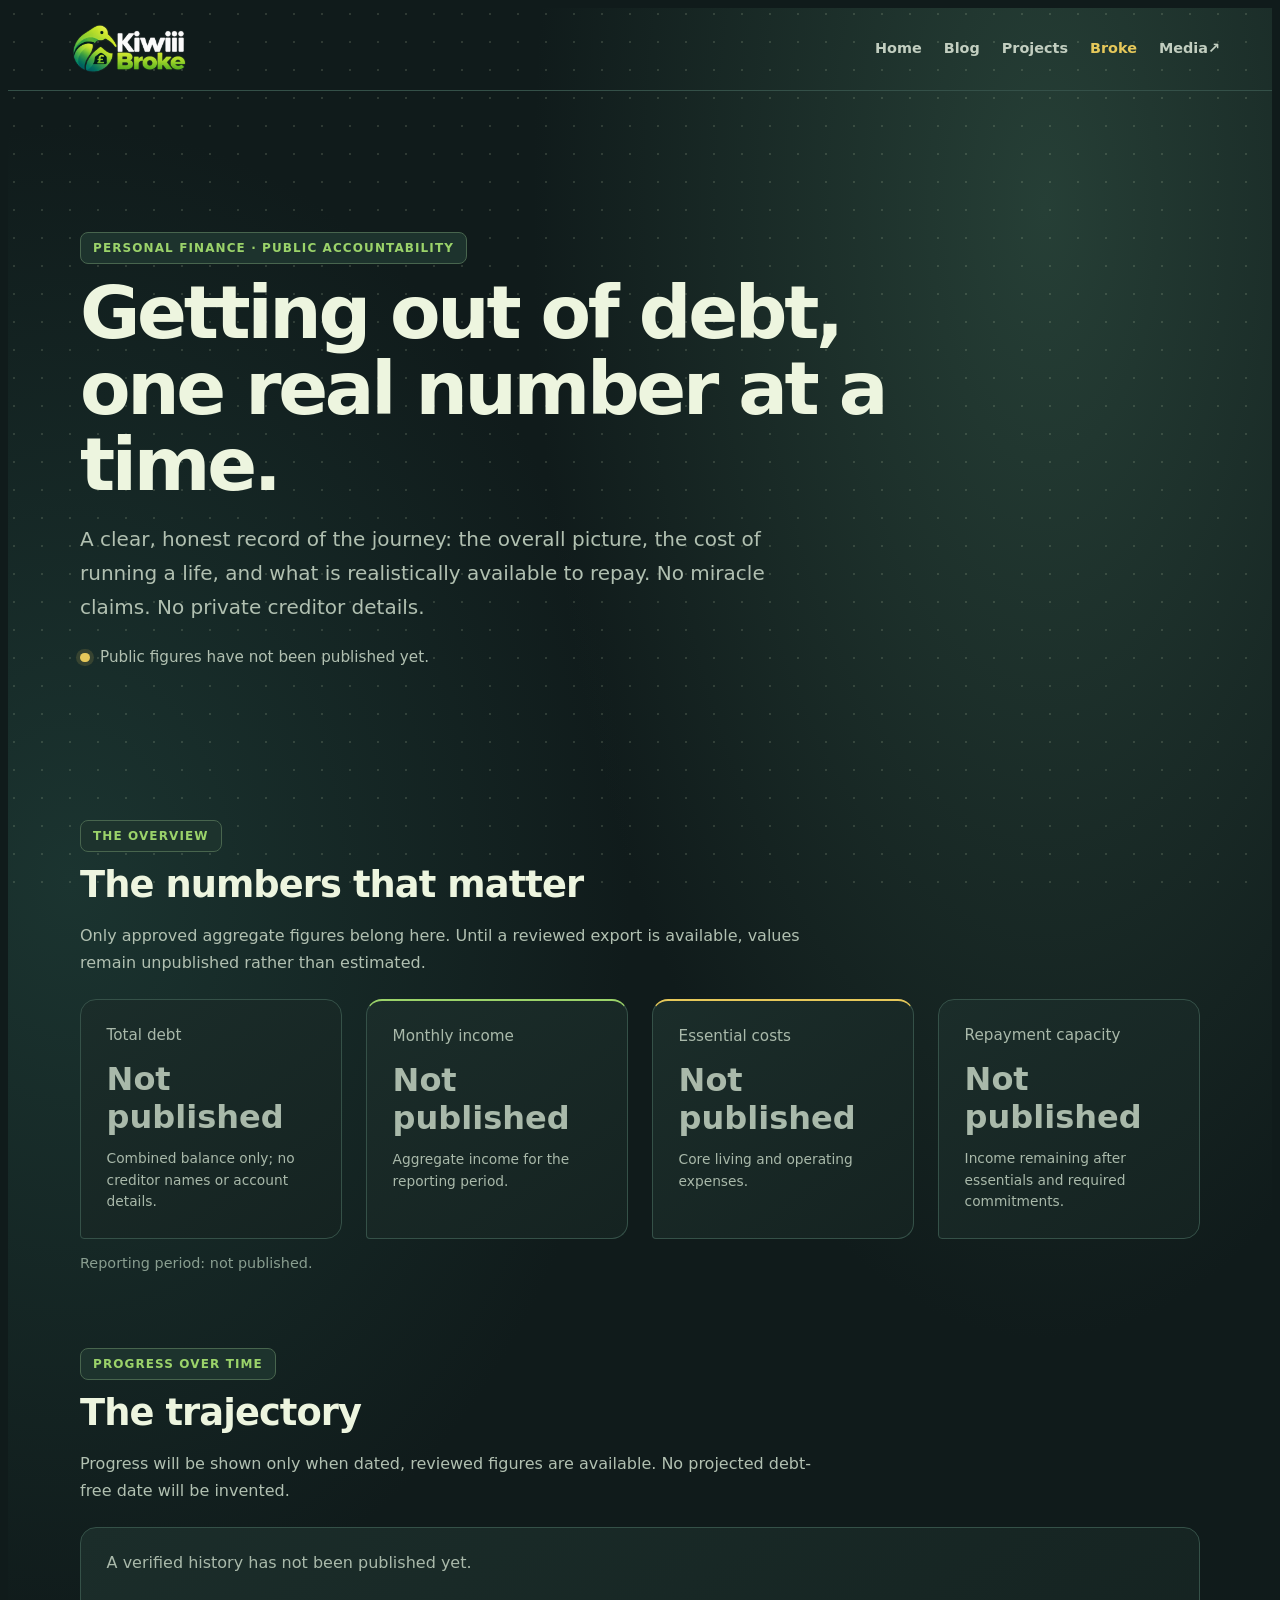
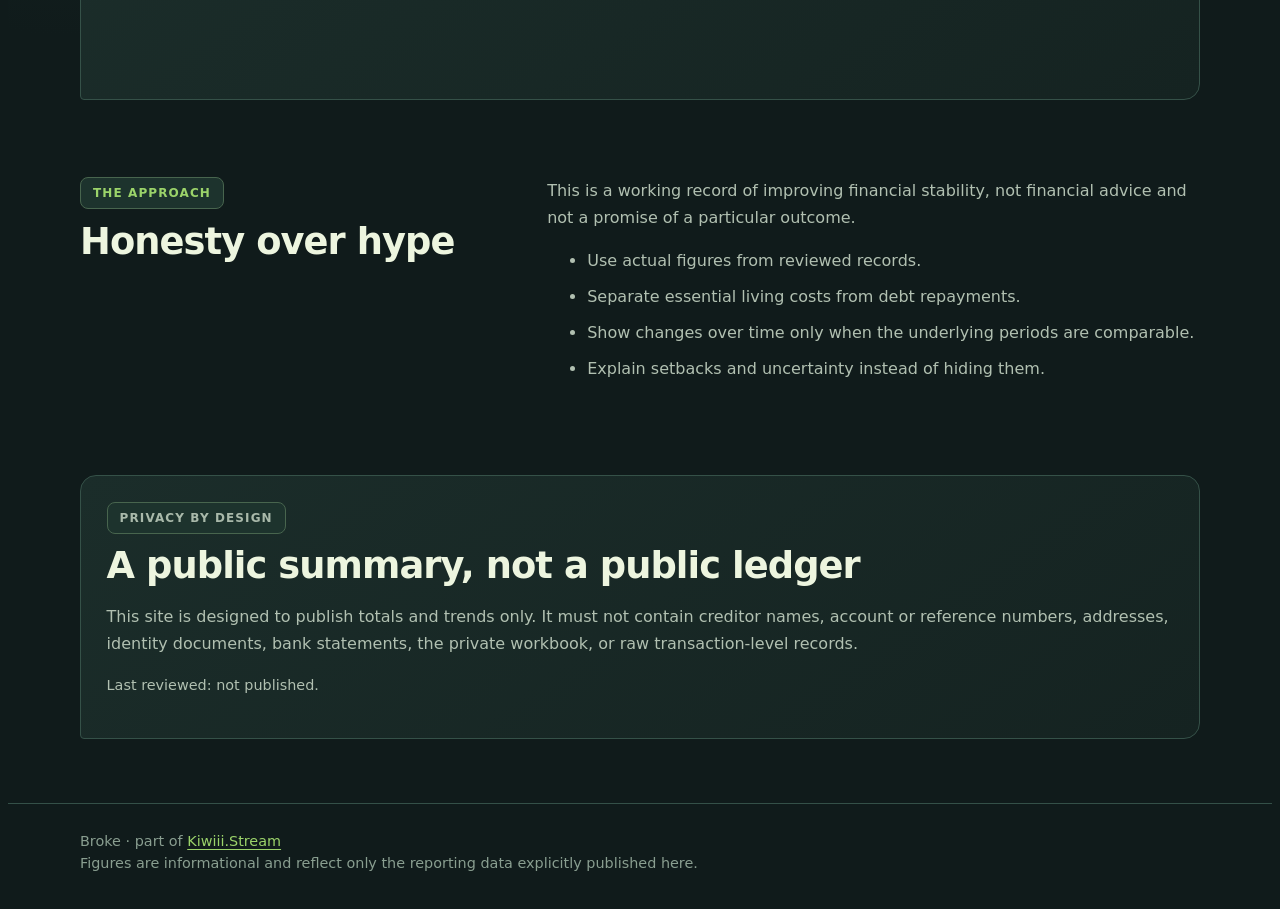
<file: broke/index.html>
<!doctype html>
<html lang="en-GB">
<head>
  <meta charset="utf-8">
  <meta name="viewport" content="width=device-width, initial-scale=1">
  <meta name="color-scheme" content="dark">
  <meta name="description" content="A transparent, privacy-conscious record of a debt-free journey, built around real figures and steady progress.">
  <title>Kiwiii.Broke — Kiwiii.Stream</title>
  <link rel="icon" type="image/png" href="/assets/Kiwiii%20Broke%20Neon%20Bird%20Logo.png">
  <link rel="stylesheet" href="https://kiwiii.stream/brand.css">
  <link rel="stylesheet" href="./style.css">
  <link rel="stylesheet" href="/site-theme.css?v=20261026-3">
  <link rel="stylesheet" href="/site-header.css?v=20261026-3">
  <script src="./app.js" defer></script>
</head>
<body>
  <a class="skip-link" href="#main">Skip to content</a>
  <header class="site-header">
    <div class="site-header-inner">
      <a class="site-brand" href="/" aria-label="Kiwiii.Stream home">
        <img class="site-brand-logo" src="/assets/Kiwiii%20Broke%20Neon%20Bird%20Logo.png" alt="Kiwiii.Broke" width="190" height="66">
        
      </a>
      <nav class="site-nav" aria-label="Main navigation">
        <a href="/">Home</a>
        <a href="/blog/">Blog</a>
        <a href="/Projects/">Projects</a>
        <a href="/broke/" aria-current="page">Broke</a>
        <a href="https://jellyfin.kiwiii.stream/">Media <span aria-hidden="true">↗</span></a>
      </nav>
    </div>
  </header>

  <main id="main" class="page-shell">
    <section class="hero broke-hero">
      <p class="eyebrow">Personal finance · public accountability</p>
      <h1>Getting out of debt, one real number at a time.</h1>
      <p class="hero-copy">A clear, honest record of the journey: the overall picture, the cost of running a life, and what is realistically available to repay. No miracle claims. No private creditor details.</p>
      <div class="status-line"><span class="status-dot" aria-hidden="true"></span><span id="data-status" role="status">Public figures have not been published yet.</span></div>
    </section>

    <section id="dashboard" class="section-block" aria-labelledby="overview-title">
      <div class="section-heading">
        <p class="eyebrow">The overview</p>
        <h2 id="overview-title">The numbers that matter</h2>
        <p>Only approved aggregate figures belong here. Until a reviewed export is available, values remain unpublished rather than estimated.</p>
      </div>
      <div class="metric-grid" aria-live="polite">
        <article class="panel metric-card">
          <p class="metric-label">Total debt</p>
          <p class="metric-value" id="total-debt">Not published</p>
          <p class="metric-note">Combined balance only; no creditor names or account details.</p>
        </article>
        <article class="panel metric-card">
          <p class="metric-label">Monthly income</p>
          <p class="metric-value" id="monthly-income">Not published</p>
          <p class="metric-note">Aggregate income for the reporting period.</p>
        </article>
        <article class="panel metric-card">
          <p class="metric-label">Essential costs</p>
          <p class="metric-value" id="essential-costs">Not published</p>
          <p class="metric-note">Core living and operating expenses.</p>
        </article>
        <article class="panel metric-card">
          <p class="metric-label">Repayment capacity</p>
          <p class="metric-value" id="repayment-capacity">Not published</p>
          <p class="metric-note">Income remaining after essentials and required commitments.</p>
        </article>
      </div>
      <p class="data-footnote" id="reporting-period">Reporting period: not published.</p>
    </section>

    <section class="section-block" aria-labelledby="trajectory-title">
      <div class="section-heading">
        <p class="eyebrow">Progress over time</p>
        <h2 id="trajectory-title">The trajectory</h2>
        <p>Progress will be shown only when dated, reviewed figures are available. No projected debt-free date will be invented.</p>
      </div>
      <div class="panel trajectory-panel" id="trajectory-panel">
        <p class="empty-state" id="trajectory-empty">A verified history has not been published yet.</p>
        <ol class="trajectory-list" id="trajectory-list" hidden></ol>
      </div>
    </section>

    <section class="section-block story-grid" aria-labelledby="approach-title">
      <div>
        <p class="eyebrow">The approach</p>
        <h2 id="approach-title">Honesty over hype</h2>
      </div>
      <div class="story-copy">
        <p>This is a working record of improving financial stability, not financial advice and not a promise of a particular outcome.</p>
        <ul>
          <li>Use actual figures from reviewed records.</li>
          <li>Separate essential living costs from debt repayments.</li>
          <li>Show changes over time only when the underlying periods are comparable.</li>
          <li>Explain setbacks and uncertainty instead of hiding them.</li>
        </ul>
      </div>
    </section>

    <section class="section-block privacy-panel panel" aria-labelledby="privacy-title">
      <p class="eyebrow">Privacy by design</p>
      <h2 id="privacy-title">A public summary, not a public ledger</h2>
      <p>This site is designed to publish totals and trends only. It must not contain creditor names, account or reference numbers, addresses, identity documents, bank statements, the private workbook, or raw transaction-level records.</p>
      <p class="last-updated" id="last-updated">Last reviewed: not published.</p>
    </section>
  </main>

  <footer class="site-footer">
    <p>Broke · part of <a href="https://kiwiii.stream/">Kiwiii.Stream</a></p>
    <p>Figures are informational and reflect only the reporting data explicitly published here.</p>
  </footer>
</body>
</html>
</file>
<file: broke/style.css>
/* Broke-specific presentation. Shared site tokens and global rules live in https://kiwiii.stream/brand.css */
:root {
  --broke-gap: clamp(1rem, 2.4vw, 1.5rem);
}
.page-shell {
  width: min(100% - 2rem, 1120px);
  margin-inline: auto;
  padding-block: clamp(2rem, 5vw, 4.5rem);
}
.skip-link { position: absolute; left: -9999px; top: 1rem; z-index: 10; padding: .75rem 1rem; background: var(--ks-surface, #172626); }
.skip-link:focus { left: 1rem; }
.broke-hero { padding-block: clamp(2rem, 6vw, 5rem); max-width: 850px; }
.eyebrow { color: var(--ks-leaf, #9bd36a); text-transform: uppercase; letter-spacing: .12em; font-size: .78rem; font-weight: 750; margin: 0 0 .65rem; }
.broke-hero h1 { max-width: 820px; font-size: clamp(2.25rem, 6vw, 4.6rem); line-height: 1.03; letter-spacing: -.045em; margin: 0 0 1.25rem; }
.hero-copy { max-width: 720px; color: var(--ks-text-muted, #b1c0b1); font-size: clamp(1.05rem, 2vw, 1.25rem); line-height: 1.7; }
.status-line { display: flex; align-items: center; gap: .65rem; margin-top: 1.5rem; color: var(--ks-text-muted, #b1c0b1); font-size: .95rem; }
.status-dot { display: inline-block; width: .6rem; height: .6rem; border-radius: 50%; background: var(--ks-lime, #e6c85a); box-shadow: 0 0 0 4px color-mix(in srgb, var(--ks-lime, #e6c85a) 15%, transparent); }
.section-block { margin-top: clamp(2.5rem, 6vw, 5rem); }
.section-heading { max-width: 760px; margin-bottom: 1.4rem; }
.section-heading h2, .story-grid h2, .privacy-panel h2 { font-size: clamp(1.6rem, 3vw, 2.3rem); margin: 0 0 .65rem; letter-spacing: -.025em; }
.section-heading > p:last-child, .story-copy, .privacy-panel > p:not(.eyebrow) { color: var(--ks-text-muted, #b1c0b1); line-height: 1.7; }
.metric-grid { display: grid; grid-template-columns: repeat(4, minmax(0, 1fr)); gap: var(--broke-gap); }
.panel { border: 1px solid var(--ks-border, #345048); border-radius: 1.1rem; background: var(--ks-surface, #172626); padding: clamp(1.1rem, 2.5vw, 1.6rem); }
.metric-card { min-height: 180px; }
.metric-label { color: var(--ks-text-muted, #b1c0b1); margin: 0 0 1rem; font-size: .95rem; }
.metric-value { margin: 0 0 .8rem; font-size: clamp(1.35rem, 2.5vw, 2rem); font-weight: 750; color: var(--ks-text, #edf5df); overflow-wrap: anywhere; }
.metric-note { margin: 0; color: var(--ks-text-subtle, #899e90); font-size: .86rem; line-height: 1.55; }
.data-footnote, .last-updated { color: var(--ks-text-subtle, #899e90); font-size: .9rem; margin-top: 1rem; }
.trajectory-panel { min-height: 120px; }
.empty-state { color: var(--ks-text-muted, #b1c0b1); margin: 0; }
.trajectory-list { list-style: none; margin: 0; padding: 0; display: grid; gap: .8rem; }
.trajectory-item { display: grid; grid-template-columns: minmax(8rem, .7fr) 1fr; gap: 1rem; align-items: baseline; padding-bottom: .8rem; border-bottom: 1px solid var(--ks-border, #345048); }
.trajectory-item:last-child { border-bottom: 0; padding-bottom: 0; }
.trajectory-date { color: var(--ks-text-muted, #b1c0b1); }
.trajectory-balance { font-weight: 700; }
.story-grid { display: grid; grid-template-columns: .8fr 1.2fr; gap: 2rem; align-items: start; }
.story-copy p { margin-top: 0; }
.story-copy li { margin: .55rem 0; }
.privacy-panel { background: var(--ks-bg-raised, #142321); }
.privacy-panel .eyebrow { margin-bottom: .65rem; }
.site-footer { border-top: 1px solid var(--ks-border, #345048); padding: 1.5rem max(1rem, calc((100% - 1120px) / 2)); color: var(--ks-text-subtle, #899e90); font-size: .9rem; }
.site-footer p { margin: .35rem 0; }
.site-footer a { color: var(--ks-leaf, #9bd36a); }
@media (max-width: 900px) { .metric-grid { grid-template-columns: repeat(2, minmax(0, 1fr)); } }
@media (max-width: 600px) {  .metric-grid, .story-grid { grid-template-columns: 1fr; }
  .metric-card { min-height: 0; }
  .trajectory-item { grid-template-columns: 1fr; gap: .25rem; }
}
@media (prefers-reduced-motion: reduce) { *, *::before, *::after { scroll-behavior: auto !important; transition-duration: .01ms !important; animation-duration: .01ms !important; } }
</file>
<file: site-theme.css>
/* Shared Kiwiii.Stream page theme, based on the Home page */
:root {
  color-scheme: dark;
  --home-bg: #101b1b;
  --home-panel: #172626;
  --home-ink: #edf5df;
  --home-muted: #a9b9aa;
  --home-leaf: #9bd36a;
  --home-lime: #e6c85a;
  --home-line: #345048;
  --home-display: "Nunito", "DM Sans", system-ui, sans-serif;
  --home-sans: "DM Sans", system-ui, -apple-system, "Segoe UI", sans-serif;
}
html {
  background: var(--home-bg);
  color-scheme: dark;
}
body {
  background-color: var(--home-bg);
  background-image:
    radial-gradient(rgb(216 232 189 / 15%) 1px, transparent 1px),
    radial-gradient(ellipse at 82% 8%, #263f36 0, transparent 32rem),
    radial-gradient(ellipse at 5% 35%, #1b3430 0, transparent 35rem);
  background-size: 28px 28px, auto, auto;
  background-repeat: repeat, no-repeat, no-repeat;
  background-attachment: fixed, scroll, scroll;
  color: var(--home-ink);
  font-family: var(--home-sans);
  -webkit-font-smoothing: antialiased;
}
h1, h2, h3, h4 {
  color: var(--home-ink);
  font-family: var(--home-display);
  font-weight: 900;
  letter-spacing: -.035em;
}
a {
  color: var(--home-lime);
  text-underline-offset: .22em;
}
a:hover { color: var(--home-leaf); }
a:focus-visible, button:focus-visible {
  outline: 3px solid var(--home-lime);
  outline-offset: 4px;
}
.eyebrow, .kicker {
  display: inline-flex;
  align-items: center;
  gap: 8px;
  padding: 8px 12px;
  border: 1px solid #48654e;
  border-radius: 8px;
  background: #1d332d;
  color: var(--home-leaf);
  font-size: .75rem;
  font-weight: 800;
  letter-spacing: 1.1px;
  text-transform: uppercase;
}
.project-card, .panel, .post-card, .article-head {
  border: 1px solid #355148;
  border-radius: 16px 16px 16px 4px;
  background: linear-gradient(145deg, #1b2d2a, #152321);
  color: var(--home-ink);
}
.project-card:nth-child(2), .metric-card:nth-child(2), .post-card:nth-child(2) {
  border-top: 2px solid var(--home-leaf);
}
.project-card:nth-child(3), .metric-card:nth-child(3), .post-card:nth-child(3) {
  border-top: 2px solid var(--home-lime);
}
.project-card, .post-card {
  transition: transform .2s, box-shadow .2s, border-color .2s;
}
.project-card:hover, .post-card:hover {
  transform: translateY(-4px);
  border-color: #66866a;
  box-shadow: 0 18px 42px #0003;
}
.project-card h2, .post-card h2 {
  color: var(--home-ink);
  font-family: var(--home-display);
  font-weight: 900;
}
.project-card p, .post-card p, .panel p {
  color: var(--home-muted);
}
.metric-value { color: var(--home-ink); }
.eyebrow { margin-bottom: .7rem; }
.article-head {
  background: linear-gradient(125deg, #203d35, #142522);
  border-color: #456356;
  border-radius: 20px 20px 20px 5px;
}
.button, a.button, button {
  border-radius: 10px 10px 10px 3px;
  background: var(--home-lime);
  color: #172321;
  font-weight: 800;
}
.button:hover, a.button:hover, button:hover {
  background: #f1d975;
  color: #172321;
}
@media (prefers-reduced-motion: reduce) {
  .project-card, .post-card { transition: none; }
  .project-card:hover, .post-card:hover { transform: none; }
}
</file>
<file: site-header.css>
/* Shared Kiwiii.Stream header */
.site-header {
  position: relative;
  z-index: 20;
  display: block;
  width: 100%;
  min-height: 0;
  padding: 0;
  box-sizing: border-box;
  border-bottom: 1px solid #345048;
  background: transparent;
  color: #edf5df;
}
.site-header .site-header-inner {
  width: min(1160px, calc(100% - 3rem));
  min-height: 82px;
  margin-inline: auto;
  display: flex;
  align-items: center;
  justify-content: space-between;
  gap: 1.5rem;
}
.site-header .site-brand {
  display: inline-flex;
  flex: 0 1 auto;
  align-items: center;
  min-width: 0;
  text-decoration: none;
}
.site-header .site-brand-logo {
  display: block;
  width: min(230px, 52vw);
  height: 66px;
  max-width: 100%;
  flex: 0 0 auto;
  object-fit: contain;
  object-position: left center;
}
.site-header .site-brand-logo-home {
  width: 280px;
  height: 76px;
  transform: scale(1.18);
  transform-origin: left center;
  mix-blend-mode: lighten;
}
.site-header .site-nav {
  display: flex;
  flex: 0 1 auto;
  flex-wrap: wrap;
  align-items: center;
  justify-content: flex-end;
  gap: clamp(10px, 1.8vw, 22px);
}
.site-header .site-nav a {
  display: inline-flex;
  min-height: 40px;
  align-items: center;
  color: #c2cec0;
  font-size: .9rem;
  font-weight: 700;
  line-height: 1.2;
  text-decoration: none;
  white-space: nowrap;
}
.site-header .site-nav a:hover,
.site-header .site-nav a[aria-current="page"] {
  color: #e6c85a;
}
.site-header .site-nav a:focus-visible,
.site-header .site-brand:focus-visible {
  outline: 3px solid #e6c85a;
  outline-offset: 4px;
  border-radius: 3px;
}
@media (max-width: 760px) {
  .site-header {
    display: block;
    padding: 0;
  }
  .site-header .site-header-inner {
    min-height: 0;
    align-items: flex-start;
    flex-direction: column;
    gap: 8px;
    padding-block: 14px;
  }
  .site-header .site-brand-logo {
    width: min(220px, 58vw);
    height: 60px;
  }
  .site-header .site-brand-logo-home {
    width: min(250px, 64vw);
    height: 68px;
    transform: scale(1.18);
    transform-origin: left center;
  }
  .site-header .site-nav {
    width: 100%;
    justify-content: flex-start;
    gap: 4px 14px;
  }
  .site-header .site-nav a {
    min-height: 38px;
    font-size: .88rem;
  }
}
@media (max-width: 380px) {
  .site-header .site-header-inner {
    width: calc(100% - 2rem);
  }
  .site-header .site-nav {
    gap: 2px 10px;
  }
  .site-header .site-nav a {
    font-size: .82rem;
  }
}
</file>
